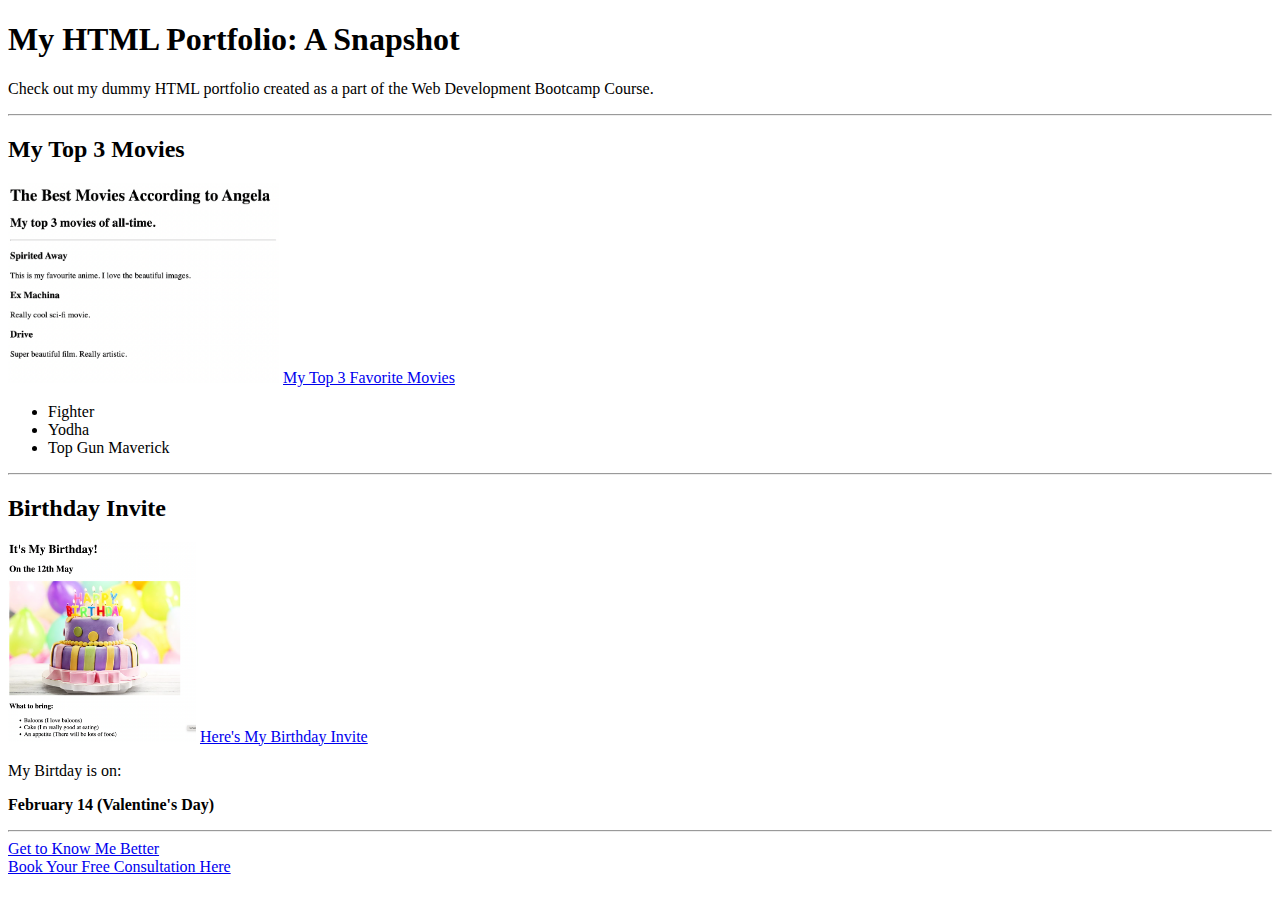
<file: index.html>
<!-- TODO 1: Create the HTML Boilerplate -->

<!-- TODO 2: Add Your previous projects' HTML into the public folder -->

<!-- TODO 3: Take screenshots of your project previews and add the images to the images folder -->

<!-- TODO 4: Add titles/subtitles etc. -->

<!-- TODO 5: Add a link to the project pages -->

<!-- TODO 6: Add images to show the project previews
HINT for TODO 6: You can use the height attribute set to 200 to make the image smaller:
https://developer.mozilla.org/en-US/docs/Web/HTML/Element/img#attr-height -->

<!-- TODO 7: Add the Contact Me and About Me page links -->



<!DOCTYPE html>
<html lang="en">
<head>
    <meta charset="UTF-8">
    <title>Manu Mathur Content Portfolio</title>
</head>
<body>

    <h1> My HTML Portfolio: A Snapshot</h1>

    <p> Check out my dummy HTML portfolio created as a part of the Web Development Bootcamp Course.</p>

<hr>

<h2> My Top 3 Movies</h2>
<img src="./assets/images/movie-ranking.png" height = "200px" alt = "Movie Ranking Image" >

<a href="./public/movie-ranking.html"> My Top 3 Favorite Movies </a>
    <ul>
        <li> Fighter</li>
        <li> Yodha</li>
        <li> Top Gun Maverick</li>
    </ul>

<hr>

<h2> Birthday Invite</h2>
    <img src="./assets/images/birthday-invite.png" height = "200px" alt = "Birthday Invite Image" >

    <a href="./public/birthday-invite.html"> Here's My Birthday Invite </a>
    <p> My Birtday is on:</p>
    <p> <b> February 14 (Valentine's Day) </b></p>

<hr>

<a href="./public/about.html"> Get to Know Me Better </a><br>
<a href="./public/contact.html"> Book Your Free Consultation Here</a>

</body>
</html>
</file>
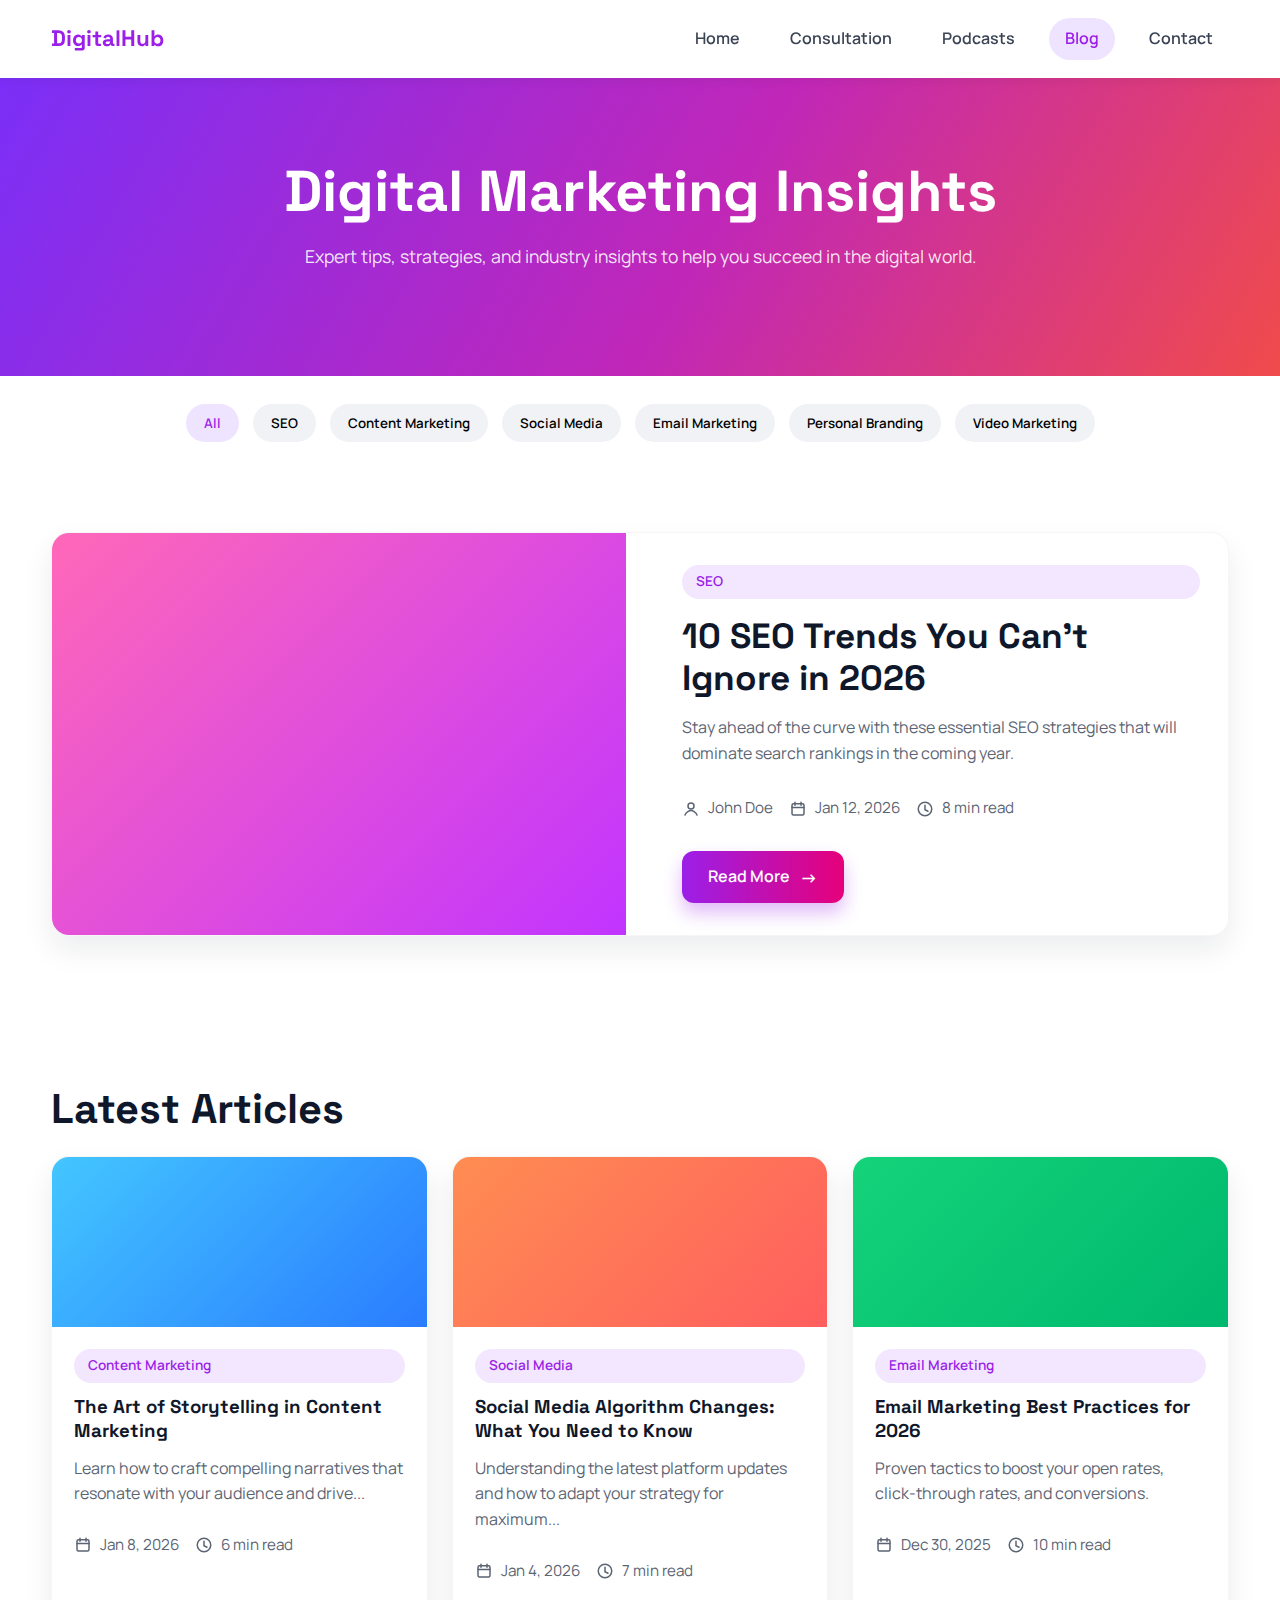
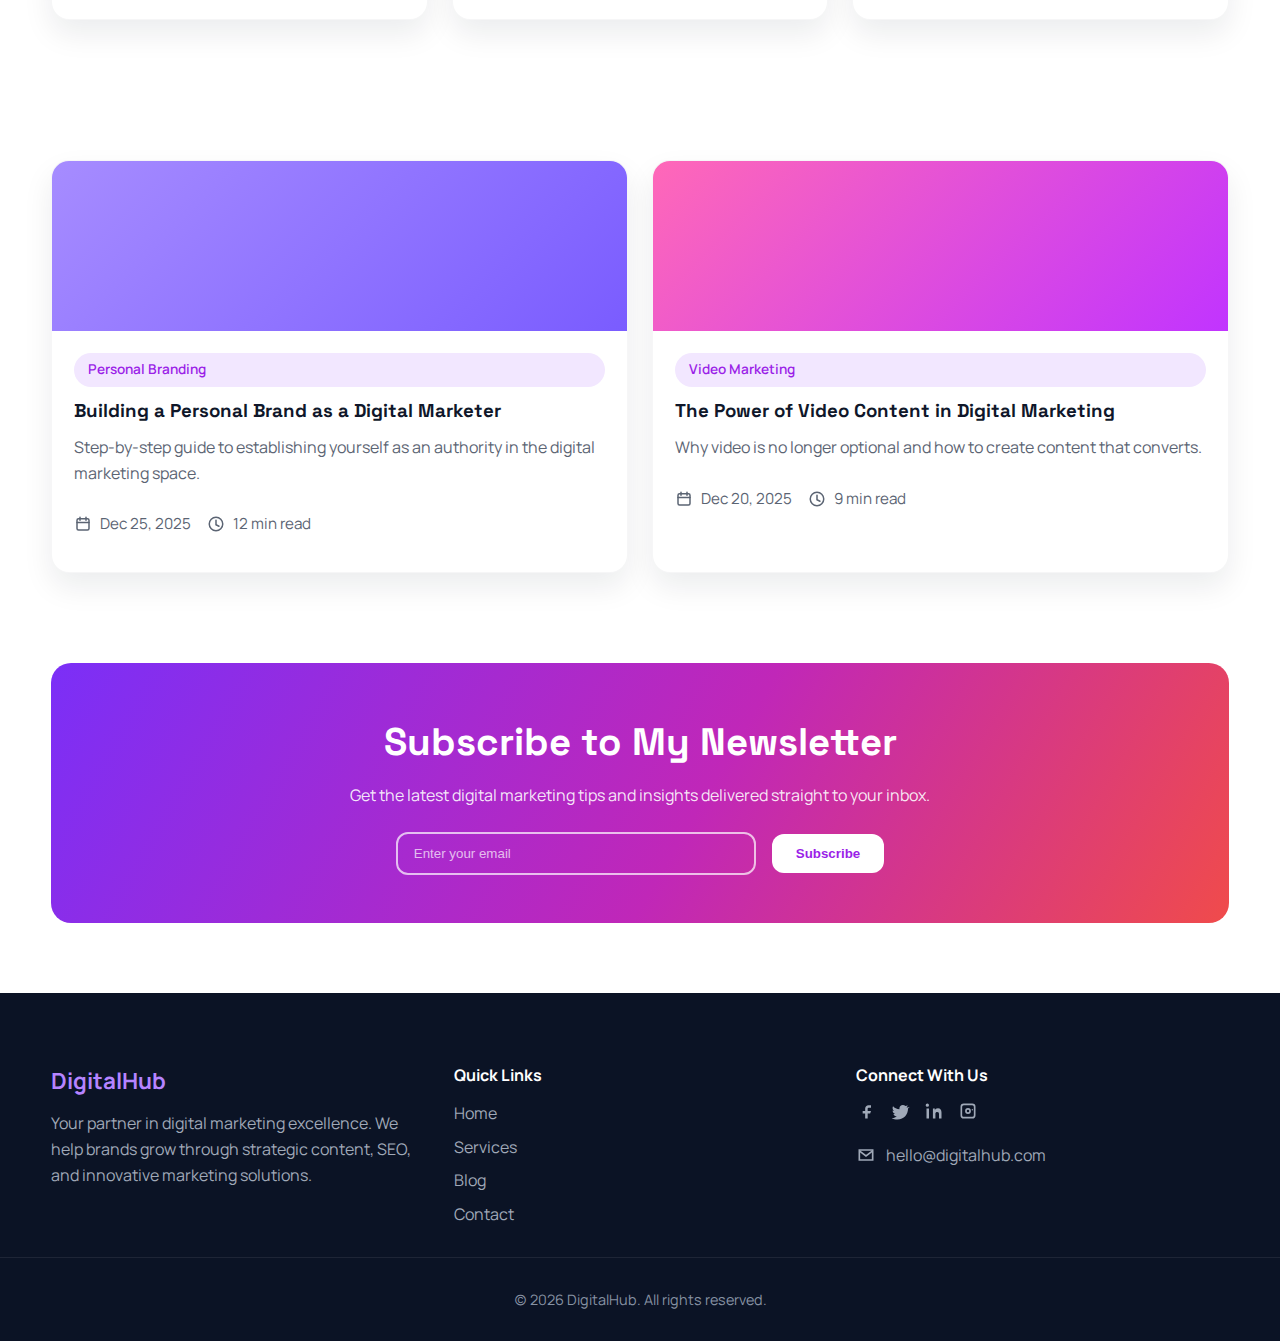
<file: blog.html>
<!doctype html>
<html lang="en">
<head>
  <meta charset="utf-8">
  <meta name="viewport" content="width=device-width,initial-scale=1">
  <title>Blog - DigitalHub</title>
  <link rel="preconnect" href="https://fonts.googleapis.com">
  <link rel="preconnect" href="https://fonts.gstatic.com" crossorigin>
  <link href="https://fonts.googleapis.com/css2?family=Manrope:wght@300;400;500;600;700&family=Space+Grotesk:wght@400;500;600;700&display=swap" rel="stylesheet">
  <link rel="stylesheet" href="assets/css/style.css">
</head>
<body>
  <header class="site-header">
    <div class="container header-inner">
      <a class="logo" href="index.html">DigitalHub</a>
      <nav class="main-nav" id="mainNav">
        <a href="index.html">Home</a>
        <a href="consultation.html">Consultation</a>
        <a href="podcast.html">Podcasts</a>
        <a class="active" href="blog.html">Blog</a>
        <a href="contact.html">Contact</a>
      </nav>
      <button class="mobile-toggle" id="mobileToggle" aria-label="Toggle menu">
        <span></span>
        <span></span>
        <span></span>
      </button>
    </div>
  </header>

  <main>
    <section class="hero hero-main blog-hero">
      <div class="container hero-inner">
        <div class="hero-text">
          <h1>Digital Marketing Insights</h1>
          <p>Expert tips, strategies, and industry insights to help you succeed in the digital world.</p>
        </div>
      </div>
    </section>

    <section class="section blog-filters">
      <div class="container">
        <div class="filter-row">
          <button class="pill active" type="button">All</button>
          <button class="pill" type="button">SEO</button>
          <button class="pill" type="button">Content Marketing</button>
          <button class="pill" type="button">Social Media</button>
          <button class="pill" type="button">Email Marketing</button>
          <button class="pill" type="button">Personal Branding</button>
          <button class="pill" type="button">Video Marketing</button>
        </div>
      </div>
    </section>

    <section class="section">
      <div class="container">
        <article class="featured-post card">
          <div class="featured-media grad-pink"></div>
          <div class="featured-content">
            <span class="tag">SEO</span>
            <h2>10 SEO Trends You Can't Ignore in 2026</h2>
            <p>Stay ahead of the curve with these essential SEO strategies that will dominate search rankings in the coming year.</p>
            <div class="meta-row">
              <span class="meta-item">
                <svg viewBox="0 0 24 24" aria-hidden="true"><circle cx="12" cy="8" r="4" fill="none" stroke="currentColor" stroke-width="2"/><path d="M4 20c1.5-4 6-6 8-6s6.5 2 8 6" fill="none" stroke="currentColor" stroke-width="2" stroke-linecap="round"/></svg>
                John Doe
              </span>
              <span class="meta-item">
                <svg viewBox="0 0 24 24" aria-hidden="true"><rect x="4" y="5" width="16" height="15" rx="2" fill="none" stroke="currentColor" stroke-width="2"/><path d="M8 3v4M16 3v4M4 10h16" fill="none" stroke="currentColor" stroke-width="2" stroke-linecap="round"/></svg>
                Jan 12, 2026
              </span>
              <span class="meta-item">
                <svg viewBox="0 0 24 24" aria-hidden="true"><circle cx="12" cy="12" r="9" fill="none" stroke="currentColor" stroke-width="2"/><path d="M12 7v6l4 2" fill="none" stroke="currentColor" stroke-width="2" stroke-linecap="round"/></svg>
                8 min read
              </span>
            </div>
            <a class="btn btn-read" href="#">
              Read More
              <span class="arrow">-&gt;</span>
            </a>
          </div>
        </article>
      </div>
    </section>

    <section class="section">
      <div class="container">
        <h2 class="section-title align-left">Latest Articles</h2>
        <div class="grid cards-3">
          <article class="card post-card">
            <div class="post-thumb grad-blue"></div>
            <div class="post-body">
              <span class="tag">Content Marketing</span>
              <h3>The Art of Storytelling in Content Marketing</h3>
              <p>Learn how to craft compelling narratives that resonate with your audience and drive...</p>
              <div class="meta-row">
                <span class="meta-item">
                  <svg viewBox="0 0 24 24" aria-hidden="true"><rect x="4" y="5" width="16" height="15" rx="2" fill="none" stroke="currentColor" stroke-width="2"/><path d="M8 3v4M16 3v4M4 10h16" fill="none" stroke="currentColor" stroke-width="2" stroke-linecap="round"/></svg>
                  Jan 8, 2026
                </span>
                <span class="meta-item">
                  <svg viewBox="0 0 24 24" aria-hidden="true"><circle cx="12" cy="12" r="9" fill="none" stroke="currentColor" stroke-width="2"/><path d="M12 7v6l4 2" fill="none" stroke="currentColor" stroke-width="2" stroke-linecap="round"/></svg>
                  6 min read
                </span>
              </div>
            </div>
          </article>
          <article class="card post-card">
            <div class="post-thumb grad-orange"></div>
            <div class="post-body">
              <span class="tag">Social Media</span>
              <h3>Social Media Algorithm Changes: What You Need to Know</h3>
              <p>Understanding the latest platform updates and how to adapt your strategy for maximum...</p>
              <div class="meta-row">
                <span class="meta-item">
                  <svg viewBox="0 0 24 24" aria-hidden="true"><rect x="4" y="5" width="16" height="15" rx="2" fill="none" stroke="currentColor" stroke-width="2"/><path d="M8 3v4M16 3v4M4 10h16" fill="none" stroke="currentColor" stroke-width="2" stroke-linecap="round"/></svg>
                  Jan 4, 2026
                </span>
                <span class="meta-item">
                  <svg viewBox="0 0 24 24" aria-hidden="true"><circle cx="12" cy="12" r="9" fill="none" stroke="currentColor" stroke-width="2"/><path d="M12 7v6l4 2" fill="none" stroke="currentColor" stroke-width="2" stroke-linecap="round"/></svg>
                  7 min read
                </span>
              </div>
            </div>
          </article>
          <article class="card post-card">
            <div class="post-thumb grad-green"></div>
            <div class="post-body">
              <span class="tag">Email Marketing</span>
              <h3>Email Marketing Best Practices for 2026</h3>
              <p>Proven tactics to boost your open rates, click-through rates, and conversions.</p>
              <div class="meta-row">
                <span class="meta-item">
                  <svg viewBox="0 0 24 24" aria-hidden="true"><rect x="4" y="5" width="16" height="15" rx="2" fill="none" stroke="currentColor" stroke-width="2"/><path d="M8 3v4M16 3v4M4 10h16" fill="none" stroke="currentColor" stroke-width="2" stroke-linecap="round"/></svg>
                  Dec 30, 2025
                </span>
                <span class="meta-item">
                  <svg viewBox="0 0 24 24" aria-hidden="true"><circle cx="12" cy="12" r="9" fill="none" stroke="currentColor" stroke-width="2"/><path d="M12 7v6l4 2" fill="none" stroke="currentColor" stroke-width="2" stroke-linecap="round"/></svg>
                  10 min read
                </span>
              </div>
            </div>
          </article>
        </div>
      </div>
    </section>

    <section class="section">
      <div class="container">
        <div class="grid cards-2">
          <article class="card post-card">
            <div class="post-thumb grad-purple"></div>
            <div class="post-body">
              <span class="tag">Personal Branding</span>
              <h3>Building a Personal Brand as a Digital Marketer</h3>
              <p>Step-by-step guide to establishing yourself as an authority in the digital marketing space.</p>
              <div class="meta-row">
                <span class="meta-item">
                  <svg viewBox="0 0 24 24" aria-hidden="true"><rect x="4" y="5" width="16" height="15" rx="2" fill="none" stroke="currentColor" stroke-width="2"/><path d="M8 3v4M16 3v4M4 10h16" fill="none" stroke="currentColor" stroke-width="2" stroke-linecap="round"/></svg>
                  Dec 25, 2025
                </span>
                <span class="meta-item">
                  <svg viewBox="0 0 24 24" aria-hidden="true"><circle cx="12" cy="12" r="9" fill="none" stroke="currentColor" stroke-width="2"/><path d="M12 7v6l4 2" fill="none" stroke="currentColor" stroke-width="2" stroke-linecap="round"/></svg>
                  12 min read
                </span>
              </div>
            </div>
          </article>
          <article class="card post-card">
            <div class="post-thumb grad-pink"></div>
            <div class="post-body">
              <span class="tag">Video Marketing</span>
              <h3>The Power of Video Content in Digital Marketing</h3>
              <p>Why video is no longer optional and how to create content that converts.</p>
              <div class="meta-row">
                <span class="meta-item">
                  <svg viewBox="0 0 24 24" aria-hidden="true"><rect x="4" y="5" width="16" height="15" rx="2" fill="none" stroke="currentColor" stroke-width="2"/><path d="M8 3v4M16 3v4M4 10h16" fill="none" stroke="currentColor" stroke-width="2" stroke-linecap="round"/></svg>
                  Dec 20, 2025
                </span>
                <span class="meta-item">
                  <svg viewBox="0 0 24 24" aria-hidden="true"><circle cx="12" cy="12" r="9" fill="none" stroke="currentColor" stroke-width="2"/><path d="M12 7v6l4 2" fill="none" stroke="currentColor" stroke-width="2" stroke-linecap="round"/></svg>
                  9 min read
                </span>
              </div>
            </div>
          </article>
        </div>
      </div>
    </section>

    <section class="section newsletter">
      <div class="container">
        <div class="newsletter-card">
          <h2>Subscribe to My Newsletter</h2>
          <p>Get the latest digital marketing tips and insights delivered straight to your inbox.</p>
          <form class="newsletter-form">
            <input type="email" placeholder="Enter your email" required>
            <button class="btn btn-light" type="submit">Subscribe</button>
          </form>
        </div>
      </div>
    </section>
  </main>

  <footer class="site-footer">
    <div class="container footer-grid">
      <div>
        <div class="footer-logo">DigitalHub</div>
        <p>Your partner in digital marketing excellence. We help brands grow through strategic content, SEO, and innovative marketing solutions.</p>
      </div>
      <div>
        <h4>Quick Links</h4>
        <ul>
          <li><a href="index.html">Home</a></li>
          <li><a href="consultation.html">Services</a></li>
          <li><a href="blog.html">Blog</a></li>
          <li><a href="contact.html">Contact</a></li>
        </ul>
      </div>
      <div>
        <h4>Connect With Us</h4>
        <div class="social-row">
          <a href="#" aria-label="Facebook">
            <svg viewBox="0 0 24 24" aria-hidden="true"><path d="M15 8h3V5h-3c-2.2 0-4 1.8-4 4v3H8v3h3v6h3v-6h3l1-3h-4V9c0-.6.4-1 1-1z" fill="currentColor"/></svg>
          </a>
          <a href="#" aria-label="Twitter">
            <svg viewBox="0 0 24 24" aria-hidden="true"><path d="M19.6 7.4c.9-.6 1.4-1.4 1.6-2.4-.8.5-1.7.9-2.7 1.1-.8-.8-1.9-1.3-3.1-1.3-2.3 0-4.1 1.8-4.1 4.1 0 .3 0 .7.1 1C8 9.8 5.4 8.5 3.7 6.4c-.4.6-.6 1.3-.6 2.1 0 1.4.7 2.7 1.8 3.4-.6 0-1.2-.2-1.8-.5v.1c0 2 1.4 3.6 3.2 4-.4.1-.8.2-1.3.2-.3 0-.6 0-.9-.1.6 1.7 2.2 2.9 4.1 2.9-1.5 1.1-3.3 1.8-5.3 1.8H2c2 1.2 4.4 2 6.9 2 8.2 0 12.7-6.8 12.7-12.7v-.6c.9-.6 1.5-1.3 2-2.1-.8.4-1.5.7-2.3.9z" fill="currentColor"/></svg>
          </a>
          <a href="#" aria-label="LinkedIn">
            <svg viewBox="0 0 24 24" aria-hidden="true"><path d="M4 3a2 2 0 1 1 0 4 2 2 0 0 1 0-4zm-1 6h3v12H3V9zm7 0h3v2c.4-1 1.7-2.2 3.7-2.2 3 0 4.3 2 4.3 5.1V21h-3v-5.3c0-1.5-.6-2.6-2.1-2.6-1.1 0-1.8.7-2.1 1.4-.1.3-.1.7-.1 1V21h-3V9z" fill="currentColor"/></svg>
          </a>
          <a href="#" aria-label="Instagram">
            <svg viewBox="0 0 24 24" aria-hidden="true"><path d="M7 3h10a4 4 0 0 1 4 4v10a4 4 0 0 1-4 4H7a4 4 0 0 1-4-4V7a4 4 0 0 1 4-4zm10 2H7a2 2 0 0 0-2 2v10c0 1.1.9 2 2 2h10a2 2 0 0 0 2-2V7a2 2 0 0 0-2-2zm-5 3.5a3.5 3.5 0 1 1 0 7 3.5 3.5 0 0 1 0-7zm0 2a1.5 1.5 0 1 0 0 3 1.5 1.5 0 0 0 0-3zm5.2-.8a.8.8 0 1 1 0 1.6.8.8 0 0 1 0-1.6z" fill="currentColor"/></svg>
          </a>
        </div>
        <div class="footer-email">
          <svg viewBox="0 0 24 24" aria-hidden="true"><path d="M4 6h16v12H4z" fill="none" stroke="currentColor" stroke-width="2"/><path d="M4 7l8 6 8-6" fill="none" stroke="currentColor" stroke-width="2"/></svg>
          <span>hello@digitalhub.com</span>
        </div>
      </div>
    </div>
    <div class="footer-bottom">(c) 2026 DigitalHub. All rights reserved.</div>
  </footer>

  <script src="assets/js/main.js"></script>
</body>
</html>
</file>
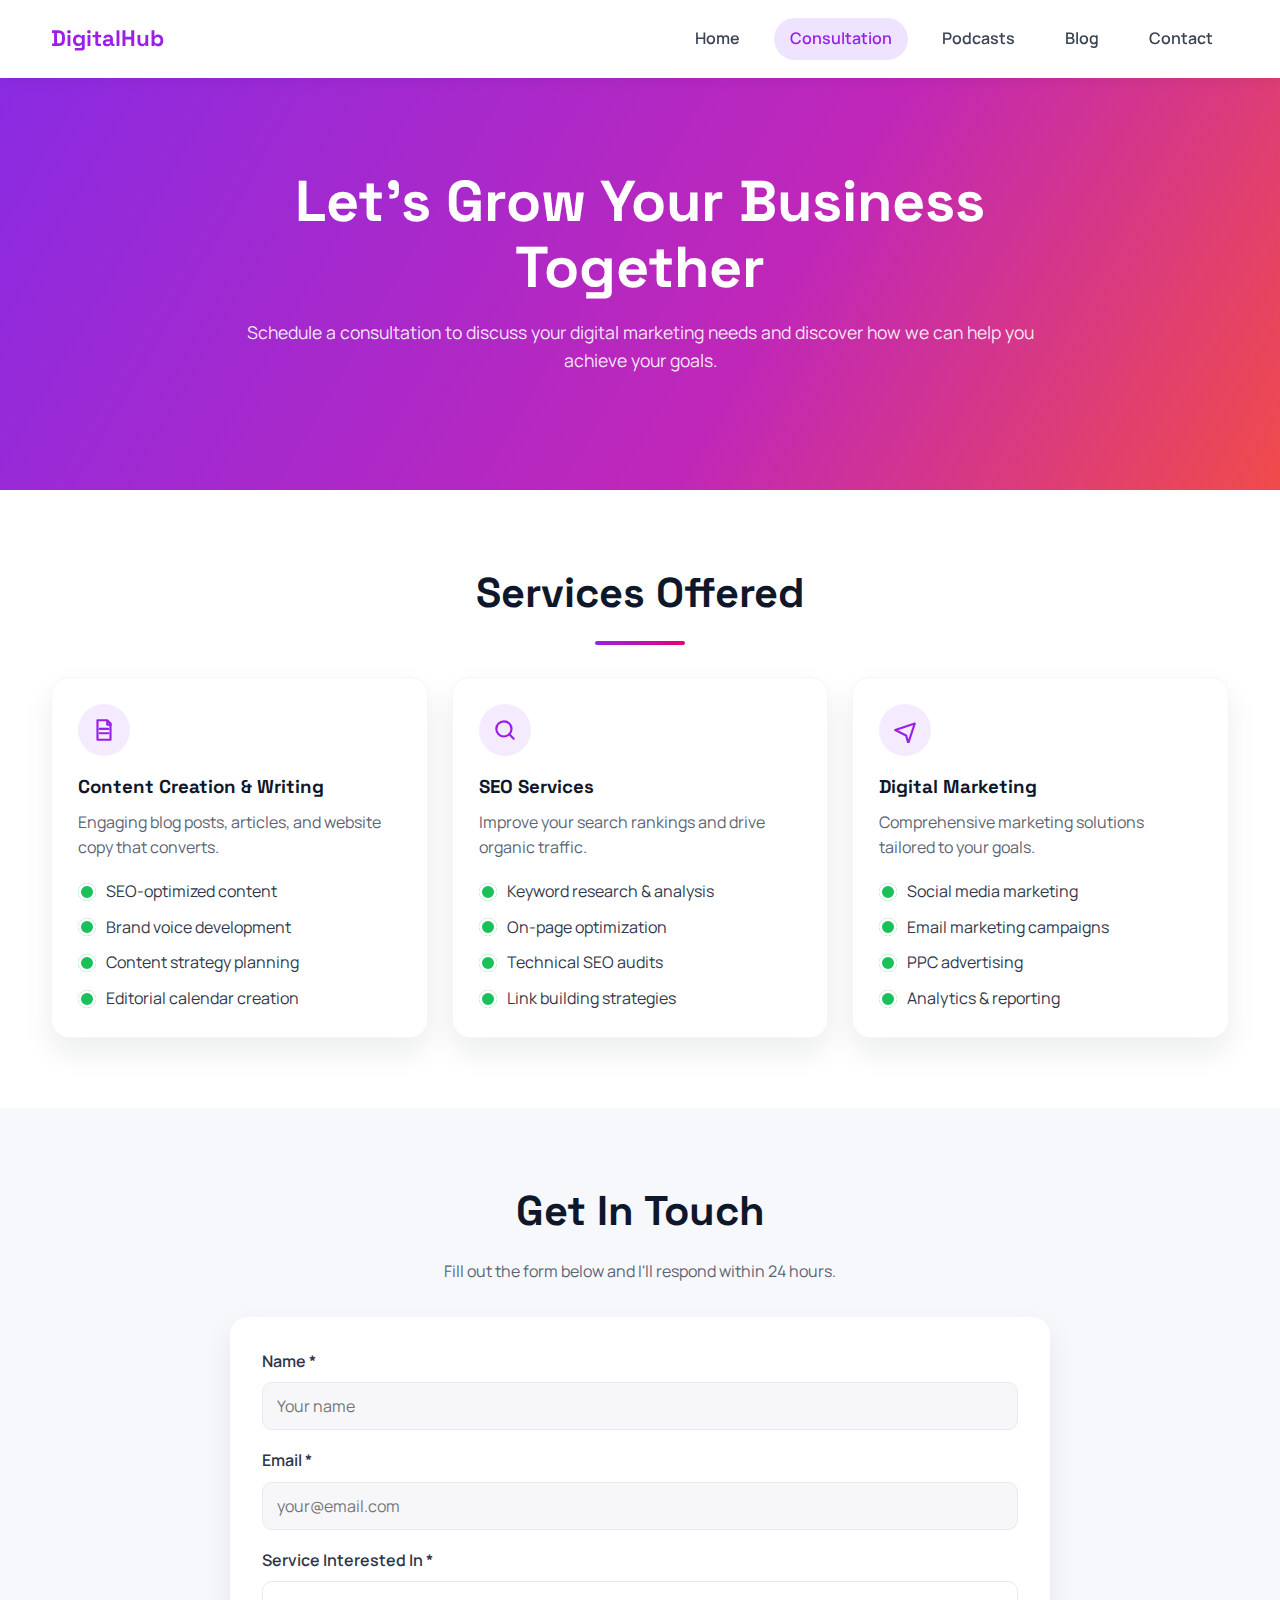
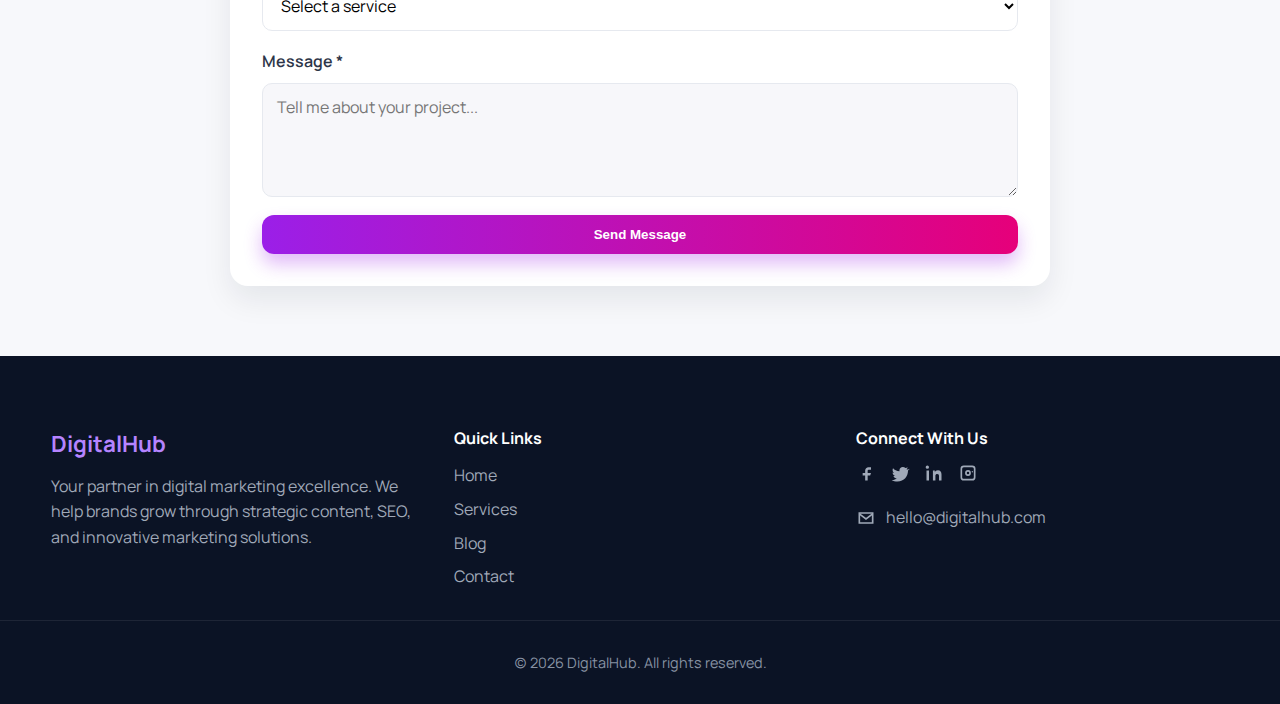
<file: consultation.html>
<!doctype html>
<html lang="en">
<head>
  <meta charset="utf-8">
  <meta name="viewport" content="width=device-width,initial-scale=1">
  <title>Consultation - DigitalHub</title>
  <link rel="preconnect" href="https://fonts.googleapis.com">
  <link rel="preconnect" href="https://fonts.gstatic.com" crossorigin>
  <link href="https://fonts.googleapis.com/css2?family=Manrope:wght@300;400;500;600;700&family=Space+Grotesk:wght@400;500;600;700&display=swap" rel="stylesheet">
  <link rel="stylesheet" href="assets/css/style.css">
</head>
<body>
  <header class="site-header">
    <div class="container header-inner">
      <a class="logo" href="index.html">DigitalHub</a>
      <nav class="main-nav" id="mainNav">
        <a href="index.html">Home</a>
        <a class="active" href="consultation.html">Consultation</a>
        <a href="podcast.html">Podcasts</a>
        <a href="blog.html">Blog</a>
        <a href="contact.html">Contact</a>
      </nav>
      <button class="mobile-toggle" id="mobileToggle" aria-label="Toggle menu">
        <span></span>
        <span></span>
        <span></span>
      </button>
    </div>
  </header>

  <main>
    <section class="hero hero-secondary">
      <div class="container hero-inner">
        <div class="hero-text">
          <h1>Let's Grow Your Business Together</h1>
          <p>Schedule a consultation to discuss your digital marketing needs and discover how we can help you achieve your goals.</p>
        </div>
      </div>
    </section>

    <section class="section">
      <div class="container">
        <h2 class="section-title">Services Offered</h2>
        <div class="section-underline"></div>
        <div class="grid cards-3">
          <article class="card service-detail">
            <div class="icon-circle">
              <svg viewBox="0 0 24 24" aria-hidden="true">
                <path d="M6 3h9l3 3v15H6z" fill="none" stroke="currentColor" stroke-width="2" stroke-linejoin="round"/>
                <path d="M15 3v4h4" fill="none" stroke="currentColor" stroke-width="2" stroke-linejoin="round"/>
                <path d="M8 11h8M8 15h8" fill="none" stroke="currentColor" stroke-width="2" stroke-linecap="round"/>
              </svg>
            </div>
            <h3>Content Creation &amp; Writing</h3>
            <p>Engaging blog posts, articles, and website copy that converts.</p>
            <ul class="checklist">
              <li>SEO-optimized content</li>
              <li>Brand voice development</li>
              <li>Content strategy planning</li>
              <li>Editorial calendar creation</li>
            </ul>
          </article>
          <article class="card service-detail">
            <div class="icon-circle">
              <svg viewBox="0 0 24 24" aria-hidden="true">
                <circle cx="11" cy="11" r="7" fill="none" stroke="currentColor" stroke-width="2"/>
                <path d="M16 16l4 4" fill="none" stroke="currentColor" stroke-width="2" stroke-linecap="round"/>
              </svg>
            </div>
            <h3>SEO Services</h3>
            <p>Improve your search rankings and drive organic traffic.</p>
            <ul class="checklist">
              <li>Keyword research &amp; analysis</li>
              <li>On-page optimization</li>
              <li>Technical SEO audits</li>
              <li>Link building strategies</li>
            </ul>
          </article>
          <article class="card service-detail">
            <div class="icon-circle">
              <svg viewBox="0 0 24 24" aria-hidden="true">
                <path d="M3 12l18-6-6 18-2-7z" fill="none" stroke="currentColor" stroke-width="2" stroke-linejoin="round"/>
              </svg>
            </div>
            <h3>Digital Marketing</h3>
            <p>Comprehensive marketing solutions tailored to your goals.</p>
            <ul class="checklist">
              <li>Social media marketing</li>
              <li>Email marketing campaigns</li>
              <li>PPC advertising</li>
              <li>Analytics &amp; reporting</li>
            </ul>
          </article>
        </div>
      </div>
    </section>

    <section class="section form-section">
      <div class="container narrow">
        <h2 class="section-title">Get In Touch</h2>
        <p class="section-subtitle">Fill out the form below and I'll respond within 24 hours.</p>
        <form class="form-card">
          <label>
            Name *
            <input type="text" name="name" placeholder="Your name" required>
          </label>
          <label>
            Email *
            <input type="email" name="email" placeholder="your@email.com" required>
          </label>
          <label>
            Service Interested In *
            <select name="service" required>
              <option value="" selected>Select a service</option>
              <option>Content Creation &amp; Writing</option>
              <option>SEO Services</option>
              <option>Digital Marketing</option>
            </select>
          </label>
          <label>
            Message *
            <textarea name="message" rows="4" placeholder="Tell me about your project..." required></textarea>
          </label>
          <button class="btn full" type="submit">Send Message</button>
        </form>
      </div>
    </section>
  </main>

  <footer class="site-footer">
    <div class="container footer-grid">
      <div>
        <div class="footer-logo">DigitalHub</div>
        <p>Your partner in digital marketing excellence. We help brands grow through strategic content, SEO, and innovative marketing solutions.</p>
      </div>
      <div>
        <h4>Quick Links</h4>
        <ul>
          <li><a href="index.html">Home</a></li>
          <li><a href="consultation.html">Services</a></li>
          <li><a href="blog.html">Blog</a></li>
          <li><a href="contact.html">Contact</a></li>
        </ul>
      </div>
      <div>
        <h4>Connect With Us</h4>
        <div class="social-row">
          <a href="#" aria-label="Facebook">
            <svg viewBox="0 0 24 24" aria-hidden="true"><path d="M15 8h3V5h-3c-2.2 0-4 1.8-4 4v3H8v3h3v6h3v-6h3l1-3h-4V9c0-.6.4-1 1-1z" fill="currentColor"/></svg>
          </a>
          <a href="#" aria-label="Twitter">
            <svg viewBox="0 0 24 24" aria-hidden="true"><path d="M19.6 7.4c.9-.6 1.4-1.4 1.6-2.4-.8.5-1.7.9-2.7 1.1-.8-.8-1.9-1.3-3.1-1.3-2.3 0-4.1 1.8-4.1 4.1 0 .3 0 .7.1 1C8 9.8 5.4 8.5 3.7 6.4c-.4.6-.6 1.3-.6 2.1 0 1.4.7 2.7 1.8 3.4-.6 0-1.2-.2-1.8-.5v.1c0 2 1.4 3.6 3.2 4-.4.1-.8.2-1.3.2-.3 0-.6 0-.9-.1.6 1.7 2.2 2.9 4.1 2.9-1.5 1.1-3.3 1.8-5.3 1.8H2c2 1.2 4.4 2 6.9 2 8.2 0 12.7-6.8 12.7-12.7v-.6c.9-.6 1.5-1.3 2-2.1-.8.4-1.5.7-2.3.9z" fill="currentColor"/></svg>
          </a>
          <a href="#" aria-label="LinkedIn">
            <svg viewBox="0 0 24 24" aria-hidden="true"><path d="M4 3a2 2 0 1 1 0 4 2 2 0 0 1 0-4zm-1 6h3v12H3V9zm7 0h3v2c.4-1 1.7-2.2 3.7-2.2 3 0 4.3 2 4.3 5.1V21h-3v-5.3c0-1.5-.6-2.6-2.1-2.6-1.1 0-1.8.7-2.1 1.4-.1.3-.1.7-.1 1V21h-3V9z" fill="currentColor"/></svg>
          </a>
          <a href="#" aria-label="Instagram">
            <svg viewBox="0 0 24 24" aria-hidden="true"><path d="M7 3h10a4 4 0 0 1 4 4v10a4 4 0 0 1-4 4H7a4 4 0 0 1-4-4V7a4 4 0 0 1 4-4zm10 2H7a2 2 0 0 0-2 2v10c0 1.1.9 2 2 2h10a2 2 0 0 0 2-2V7a2 2 0 0 0-2-2zm-5 3.5a3.5 3.5 0 1 1 0 7 3.5 3.5 0 0 1 0-7zm0 2a1.5 1.5 0 1 0 0 3 1.5 1.5 0 0 0 0-3zm5.2-.8a.8.8 0 1 1 0 1.6.8.8 0 0 1 0-1.6z" fill="currentColor"/></svg>
          </a>
        </div>
        <div class="footer-email">
          <svg viewBox="0 0 24 24" aria-hidden="true"><path d="M4 6h16v12H4z" fill="none" stroke="currentColor" stroke-width="2"/><path d="M4 7l8 6 8-6" fill="none" stroke="currentColor" stroke-width="2"/></svg>
          <span>hello@digitalhub.com</span>
        </div>
      </div>
    </div>
    <div class="footer-bottom">(c) 2026 DigitalHub. All rights reserved.</div>
  </footer>

  <script src="assets/js/main.js"></script>
</body>
</html>
</file>
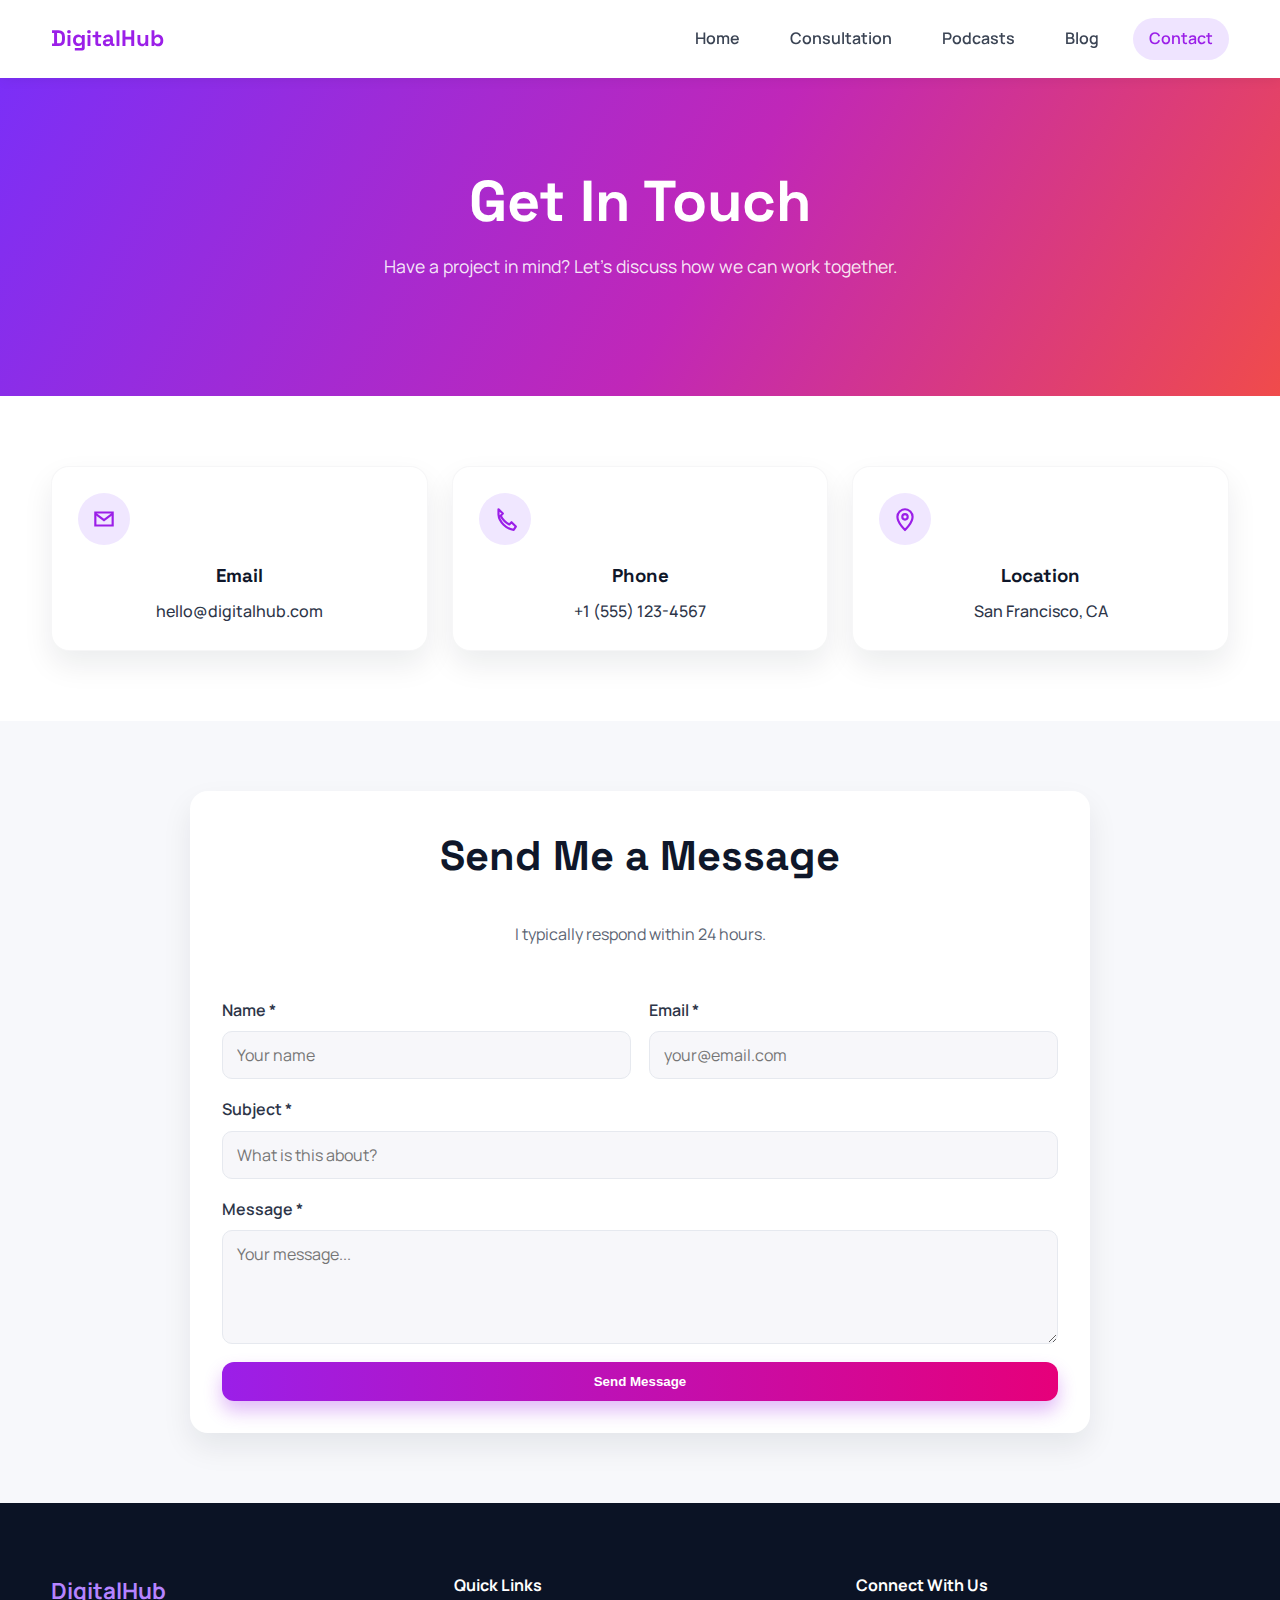
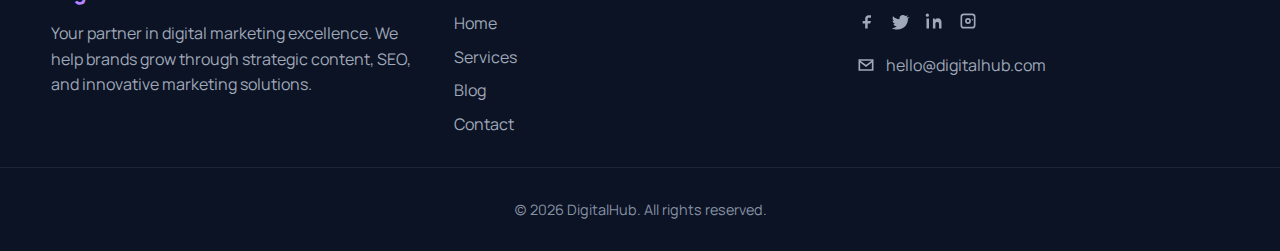
<file: contact.html>
<!doctype html>
<html lang="en">
<head>
  <meta charset="utf-8">
  <meta name="viewport" content="width=device-width,initial-scale=1">
  <title>Contact - DigitalHub</title>
  <link rel="preconnect" href="https://fonts.googleapis.com">
  <link rel="preconnect" href="https://fonts.gstatic.com" crossorigin>
  <link href="https://fonts.googleapis.com/css2?family=Manrope:wght@300;400;500;600;700&family=Space+Grotesk:wght@400;500;600;700&display=swap" rel="stylesheet">
  <link rel="stylesheet" href="assets/css/style.css">
</head>
<body>
  <header class="site-header">
    <div class="container header-inner">
      <a class="logo" href="index.html">DigitalHub</a>
      <nav class="main-nav" id="mainNav">
        <a href="index.html">Home</a>
        <a href="consultation.html">Consultation</a>
        <a href="podcast.html">Podcasts</a>
        <a href="blog.html">Blog</a>
        <a class="active" href="contact.html">Contact</a>
      </nav>
      <button class="mobile-toggle" id="mobileToggle" aria-label="Toggle menu">
        <span></span>
        <span></span>
        <span></span>
      </button>
    </div>
  </header>

  <main>
    <section class="hero hero-main">
      <div class="container hero-inner">
        <div class="hero-text">
          <h1>Get In Touch</h1>
          <p>Have a project in mind? Let's discuss how we can work together.</p>
        </div>
      </div>
    </section>

    <section class="section">
      <div class="container">
        <div class="grid cards-3">
          <article class="card contact-card">
            <div class="icon-circle light">
              <svg viewBox="0 0 24 24" aria-hidden="true">
                <path d="M4 6h16v12H4z" fill="none" stroke="currentColor" stroke-width="2"/>
                <path d="M4 7l8 6 8-6" fill="none" stroke="currentColor" stroke-width="2"/>
              </svg>
            </div>
            <h3>Email</h3>
            <p>hello@digitalhub.com</p>
          </article>
          <article class="card contact-card">
            <div class="icon-circle light">
              <svg viewBox="0 0 24 24" aria-hidden="true">
                <path d="M6 3l4 4-2 2c1.8 3.5 4.6 6.3 8 8l2-2 4 4-2 3c-6.5-.4-13.6-7.5-14-14z" fill="none" stroke="currentColor" stroke-width="2" stroke-linejoin="round"/>
              </svg>
            </div>
            <h3>Phone</h3>
            <p>+1 (555) 123-4567</p>
          </article>
          <article class="card contact-card">
            <div class="icon-circle light">
              <svg viewBox="0 0 24 24" aria-hidden="true">
                <path d="M12 22s7-6.2 7-12a7 7 0 1 0-14 0c0 5.8 7 12 7 12z" fill="none" stroke="currentColor" stroke-width="2"/>
                <circle cx="12" cy="10" r="2.5" fill="none" stroke="currentColor" stroke-width="2"/>
              </svg>
            </div>
            <h3>Location</h3>
            <p>San Francisco, CA</p>
          </article>
        </div>
      </div>
    </section>

    <section class="section form-section">
      <div class="container">
        <div class="form-card wide">
          <h2 class="section-title">Send Me a Message</h2>
          <p class="section-subtitle">I typically respond within 24 hours.</p>
          <form class="form-split">
            <label>
              Name *
              <input type="text" name="name" placeholder="Your name" required>
            </label>
            <label>
              Email *
              <input type="email" name="email" placeholder="your@email.com" required>
            </label>
            <label class="full">
              Subject *
              <input type="text" name="subject" placeholder="What is this about?" required>
            </label>
            <label class="full">
              Message *
              <textarea name="message" rows="4" placeholder="Your message..." required></textarea>
            </label>
            <button class="btn full" type="submit">Send Message</button>
          </form>
        </div>
      </div>
    </section>
  </main>

  <footer class="site-footer">
    <div class="container footer-grid">
      <div>
        <div class="footer-logo">DigitalHub</div>
        <p>Your partner in digital marketing excellence. We help brands grow through strategic content, SEO, and innovative marketing solutions.</p>
      </div>
      <div>
        <h4>Quick Links</h4>
        <ul>
          <li><a href="index.html">Home</a></li>
          <li><a href="consultation.html">Services</a></li>
          <li><a href="blog.html">Blog</a></li>
          <li><a href="contact.html">Contact</a></li>
        </ul>
      </div>
      <div>
        <h4>Connect With Us</h4>
        <div class="social-row">
          <a href="#" aria-label="Facebook">
            <svg viewBox="0 0 24 24" aria-hidden="true"><path d="M15 8h3V5h-3c-2.2 0-4 1.8-4 4v3H8v3h3v6h3v-6h3l1-3h-4V9c0-.6.4-1 1-1z" fill="currentColor"/></svg>
          </a>
          <a href="#" aria-label="Twitter">
            <svg viewBox="0 0 24 24" aria-hidden="true"><path d="M19.6 7.4c.9-.6 1.4-1.4 1.6-2.4-.8.5-1.7.9-2.7 1.1-.8-.8-1.9-1.3-3.1-1.3-2.3 0-4.1 1.8-4.1 4.1 0 .3 0 .7.1 1C8 9.8 5.4 8.5 3.7 6.4c-.4.6-.6 1.3-.6 2.1 0 1.4.7 2.7 1.8 3.4-.6 0-1.2-.2-1.8-.5v.1c0 2 1.4 3.6 3.2 4-.4.1-.8.2-1.3.2-.3 0-.6 0-.9-.1.6 1.7 2.2 2.9 4.1 2.9-1.5 1.1-3.3 1.8-5.3 1.8H2c2 1.2 4.4 2 6.9 2 8.2 0 12.7-6.8 12.7-12.7v-.6c.9-.6 1.5-1.3 2-2.1-.8.4-1.5.7-2.3.9z" fill="currentColor"/></svg>
          </a>
          <a href="#" aria-label="LinkedIn">
            <svg viewBox="0 0 24 24" aria-hidden="true"><path d="M4 3a2 2 0 1 1 0 4 2 2 0 0 1 0-4zm-1 6h3v12H3V9zm7 0h3v2c.4-1 1.7-2.2 3.7-2.2 3 0 4.3 2 4.3 5.1V21h-3v-5.3c0-1.5-.6-2.6-2.1-2.6-1.1 0-1.8.7-2.1 1.4-.1.3-.1.7-.1 1V21h-3V9z" fill="currentColor"/></svg>
          </a>
          <a href="#" aria-label="Instagram">
            <svg viewBox="0 0 24 24" aria-hidden="true"><path d="M7 3h10a4 4 0 0 1 4 4v10a4 4 0 0 1-4 4H7a4 4 0 0 1-4-4V7a4 4 0 0 1 4-4zm10 2H7a2 2 0 0 0-2 2v10c0 1.1.9 2 2 2h10a2 2 0 0 0 2-2V7a2 2 0 0 0-2-2zm-5 3.5a3.5 3.5 0 1 1 0 7 3.5 3.5 0 0 1 0-7zm0 2a1.5 1.5 0 1 0 0 3 1.5 1.5 0 0 0 0-3zm5.2-.8a.8.8 0 1 1 0 1.6.8.8 0 0 1 0-1.6z" fill="currentColor"/></svg>
          </a>
        </div>
        <div class="footer-email">
          <svg viewBox="0 0 24 24" aria-hidden="true"><path d="M4 6h16v12H4z" fill="none" stroke="currentColor" stroke-width="2"/><path d="M4 7l8 6 8-6" fill="none" stroke="currentColor" stroke-width="2"/></svg>
          <span>hello@digitalhub.com</span>
        </div>
      </div>
    </div>
    <div class="footer-bottom">(c) 2026 DigitalHub. All rights reserved.</div>
  </footer>

  <script src="assets/js/main.js"></script>
</body>
</html>
</file>
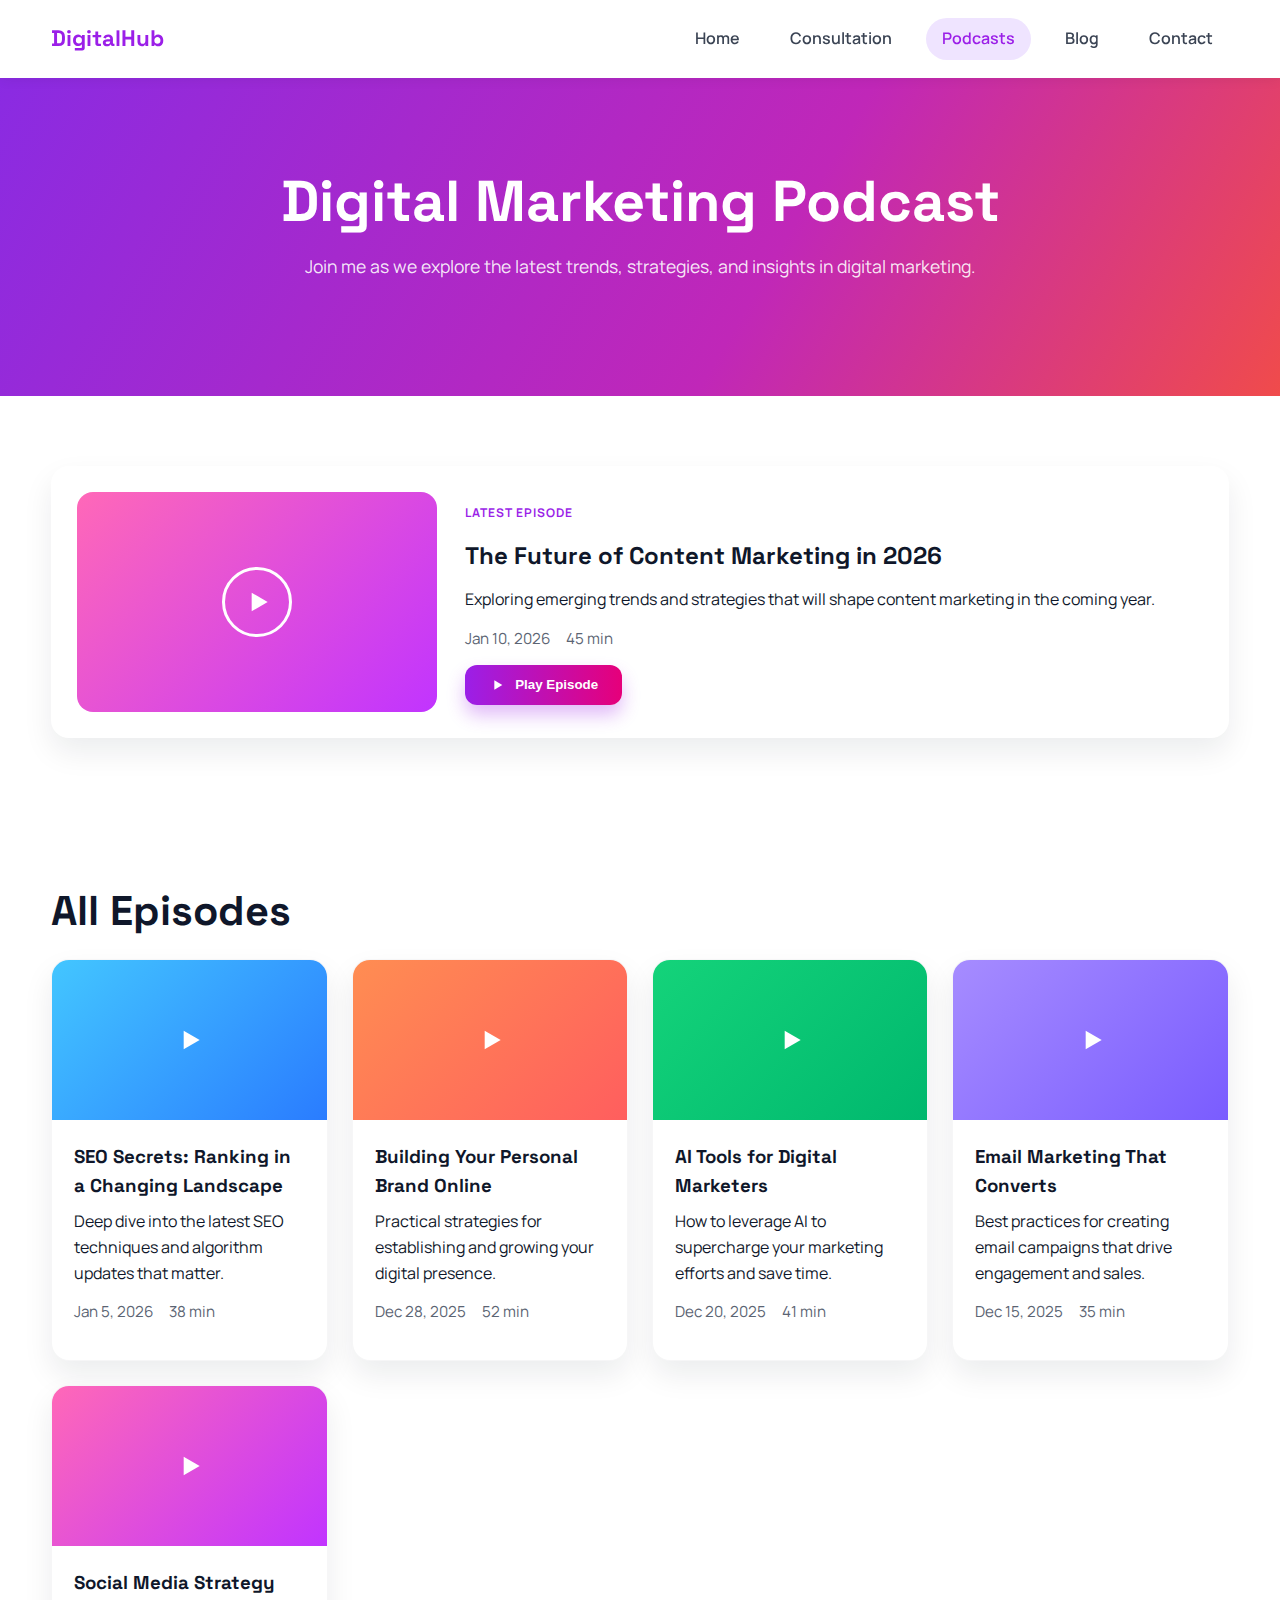
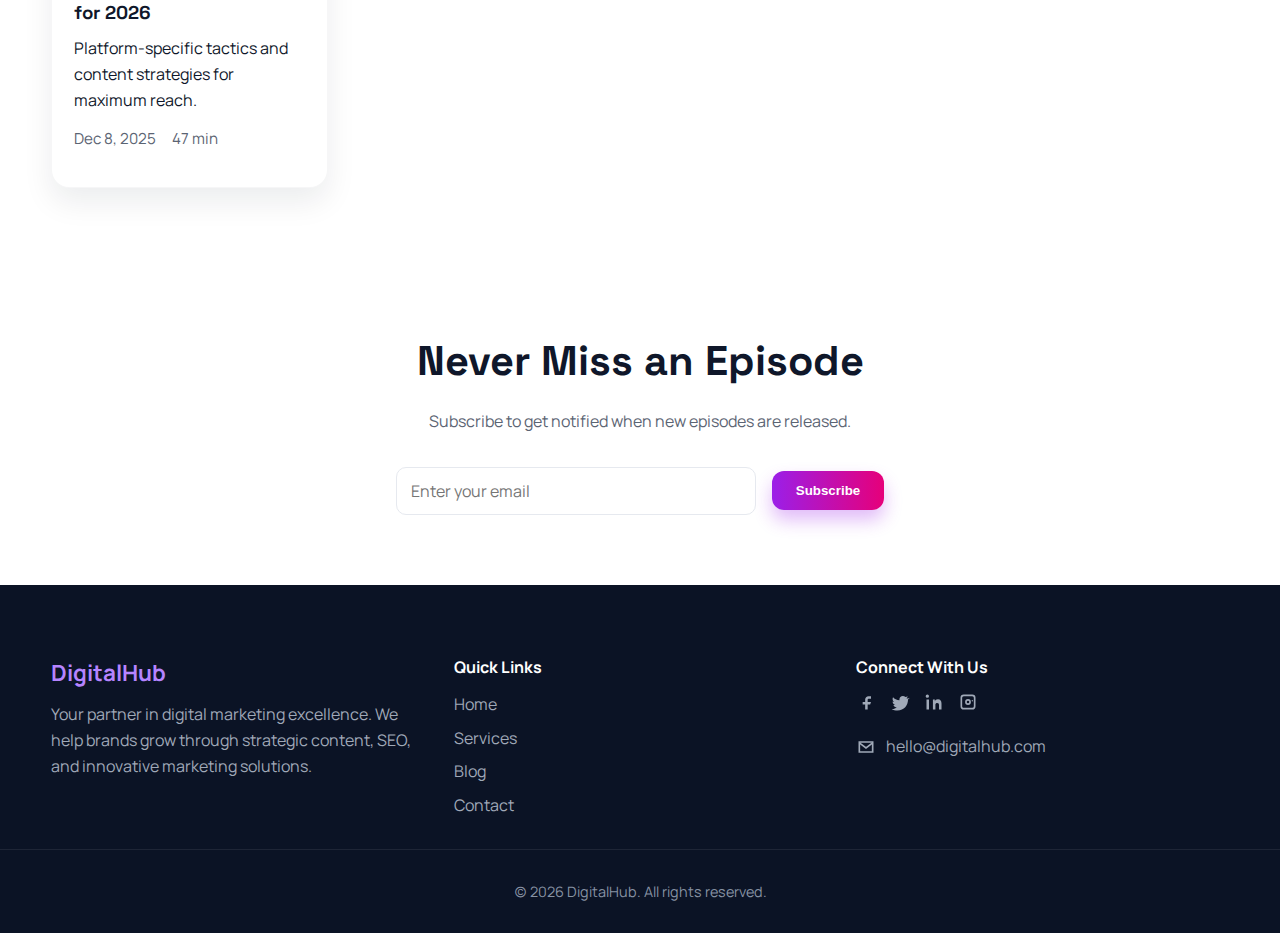
<file: podcast.html>
<!doctype html>
<html lang="en">
<head>
  <meta charset="utf-8">
  <meta name="viewport" content="width=device-width,initial-scale=1">
  <title>Podcasts - DigitalHub</title>
  <link rel="preconnect" href="https://fonts.googleapis.com">
  <link rel="preconnect" href="https://fonts.gstatic.com" crossorigin>
  <link href="https://fonts.googleapis.com/css2?family=Manrope:wght@300;400;500;600;700&family=Space+Grotesk:wght@400;500;600;700&display=swap" rel="stylesheet">
  <link rel="stylesheet" href="assets/css/style.css">
</head>
<body>
  <header class="site-header">
    <div class="container header-inner">
      <a class="logo" href="index.html">DigitalHub</a>
      <nav class="main-nav" id="mainNav">
        <a href="index.html">Home</a>
        <a href="consultation.html">Consultation</a>
        <a class="active" href="podcast.html">Podcasts</a>
        <a href="blog.html">Blog</a>
        <a href="contact.html">Contact</a>
      </nav>
      <button class="mobile-toggle" id="mobileToggle" aria-label="Toggle menu">
        <span></span>
        <span></span>
        <span></span>
      </button>
    </div>
  </header>

  <main>
    <section class="hero hero-secondary">
      <div class="container hero-inner">
        <div class="hero-text">
          <h1>Digital Marketing Podcast</h1>
          <p>Join me as we explore the latest trends, strategies, and insights in digital marketing.</p>
        </div>
      </div>
    </section>

    <section class="section">
      <div class="container">
        <div class="latest-episode">
          <div class="episode-media grad-pink">
            <div class="play-icon">
              <svg viewBox="0 0 24 24" aria-hidden="true">
                <polygon points="8,5 20,12 8,19" fill="currentColor"/>
              </svg>
            </div>
          </div>
          <div class="episode-info">
            <span class="eyebrow">Latest Episode</span>
            <h2>The Future of Content Marketing in 2026</h2>
            <p>Exploring emerging trends and strategies that will shape content marketing in the coming year.</p>
            <div class="meta-row">
              <span>Jan 10, 2026</span>
              <span>45 min</span>
            </div>
            <button class="btn">
              <span class="btn-icon">
                <svg viewBox="0 0 24 24" aria-hidden="true">
                  <polygon points="8,5 20,12 8,19" fill="currentColor"/>
                </svg>
              </span>
              Play Episode
            </button>
          </div>
        </div>
      </div>
    </section>

    <section class="section">
      <div class="container">
        <h2 class="section-title align-left">All Episodes</h2>
        <div class="grid cards-3">
          <article class="card episode-card">
            <div class="episode-thumb grad-blue">
              <svg viewBox="0 0 24 24" aria-hidden="true">
                <polygon points="8,5 20,12 8,19" fill="currentColor"/>
              </svg>
            </div>
            <div class="episode-body">
              <h3>SEO Secrets: Ranking in a Changing Landscape</h3>
              <p>Deep dive into the latest SEO techniques and algorithm updates that matter.</p>
              <div class="meta-row">
                <span>Jan 5, 2026</span>
                <span>38 min</span>
              </div>
            </div>
          </article>
          <article class="card episode-card">
            <div class="episode-thumb grad-orange">
              <svg viewBox="0 0 24 24" aria-hidden="true">
                <polygon points="8,5 20,12 8,19" fill="currentColor"/>
              </svg>
            </div>
            <div class="episode-body">
              <h3>Building Your Personal Brand Online</h3>
              <p>Practical strategies for establishing and growing your digital presence.</p>
              <div class="meta-row">
                <span>Dec 28, 2025</span>
                <span>52 min</span>
              </div>
            </div>
          </article>
          <article class="card episode-card">
            <div class="episode-thumb grad-green">
              <svg viewBox="0 0 24 24" aria-hidden="true">
                <polygon points="8,5 20,12 8,19" fill="currentColor"/>
              </svg>
            </div>
            <div class="episode-body">
              <h3>AI Tools for Digital Marketers</h3>
              <p>How to leverage AI to supercharge your marketing efforts and save time.</p>
              <div class="meta-row">
                <span>Dec 20, 2025</span>
                <span>41 min</span>
              </div>
            </div>
          </article>
          <article class="card episode-card">
            <div class="episode-thumb grad-purple">
              <svg viewBox="0 0 24 24" aria-hidden="true">
                <polygon points="8,5 20,12 8,19" fill="currentColor"/>
              </svg>
            </div>
            <div class="episode-body">
              <h3>Email Marketing That Converts</h3>
              <p>Best practices for creating email campaigns that drive engagement and sales.</p>
              <div class="meta-row">
                <span>Dec 15, 2025</span>
                <span>35 min</span>
              </div>
            </div>
          </article>
          <article class="card episode-card">
            <div class="episode-thumb grad-pink">
              <svg viewBox="0 0 24 24" aria-hidden="true">
                <polygon points="8,5 20,12 8,19" fill="currentColor"/>
              </svg>
            </div>
            <div class="episode-body">
              <h3>Social Media Strategy for 2026</h3>
              <p>Platform-specific tactics and content strategies for maximum reach.</p>
              <div class="meta-row">
                <span>Dec 8, 2025</span>
                <span>47 min</span>
              </div>
            </div>
          </article>
        </div>
      </div>
    </section>

    <section class="section subscribe">
      <div class="container narrow">
        <h2 class="section-title">Never Miss an Episode</h2>
        <p class="section-subtitle">Subscribe to get notified when new episodes are released.</p>
        <form class="subscribe-form">
          <input type="email" placeholder="Enter your email" required>
          <button class="btn" type="submit">Subscribe</button>
        </form>
      </div>
    </section>
  </main>

  <footer class="site-footer">
    <div class="container footer-grid">
      <div>
        <div class="footer-logo">DigitalHub</div>
        <p>Your partner in digital marketing excellence. We help brands grow through strategic content, SEO, and innovative marketing solutions.</p>
      </div>
      <div>
        <h4>Quick Links</h4>
        <ul>
          <li><a href="index.html">Home</a></li>
          <li><a href="consultation.html">Services</a></li>
          <li><a href="blog.html">Blog</a></li>
          <li><a href="contact.html">Contact</a></li>
        </ul>
      </div>
      <div>
        <h4>Connect With Us</h4>
        <div class="social-row">
          <a href="#" aria-label="Facebook">
            <svg viewBox="0 0 24 24" aria-hidden="true"><path d="M15 8h3V5h-3c-2.2 0-4 1.8-4 4v3H8v3h3v6h3v-6h3l1-3h-4V9c0-.6.4-1 1-1z" fill="currentColor"/></svg>
          </a>
          <a href="#" aria-label="Twitter">
            <svg viewBox="0 0 24 24" aria-hidden="true"><path d="M19.6 7.4c.9-.6 1.4-1.4 1.6-2.4-.8.5-1.7.9-2.7 1.1-.8-.8-1.9-1.3-3.1-1.3-2.3 0-4.1 1.8-4.1 4.1 0 .3 0 .7.1 1C8 9.8 5.4 8.5 3.7 6.4c-.4.6-.6 1.3-.6 2.1 0 1.4.7 2.7 1.8 3.4-.6 0-1.2-.2-1.8-.5v.1c0 2 1.4 3.6 3.2 4-.4.1-.8.2-1.3.2-.3 0-.6 0-.9-.1.6 1.7 2.2 2.9 4.1 2.9-1.5 1.1-3.3 1.8-5.3 1.8H2c2 1.2 4.4 2 6.9 2 8.2 0 12.7-6.8 12.7-12.7v-.6c.9-.6 1.5-1.3 2-2.1-.8.4-1.5.7-2.3.9z" fill="currentColor"/></svg>
          </a>
          <a href="#" aria-label="LinkedIn">
            <svg viewBox="0 0 24 24" aria-hidden="true"><path d="M4 3a2 2 0 1 1 0 4 2 2 0 0 1 0-4zm-1 6h3v12H3V9zm7 0h3v2c.4-1 1.7-2.2 3.7-2.2 3 0 4.3 2 4.3 5.1V21h-3v-5.3c0-1.5-.6-2.6-2.1-2.6-1.1 0-1.8.7-2.1 1.4-.1.3-.1.7-.1 1V21h-3V9z" fill="currentColor"/></svg>
          </a>
          <a href="#" aria-label="Instagram">
            <svg viewBox="0 0 24 24" aria-hidden="true"><path d="M7 3h10a4 4 0 0 1 4 4v10a4 4 0 0 1-4 4H7a4 4 0 0 1-4-4V7a4 4 0 0 1 4-4zm10 2H7a2 2 0 0 0-2 2v10c0 1.1.9 2 2 2h10a2 2 0 0 0 2-2V7a2 2 0 0 0-2-2zm-5 3.5a3.5 3.5 0 1 1 0 7 3.5 3.5 0 0 1 0-7zm0 2a1.5 1.5 0 1 0 0 3 1.5 1.5 0 0 0 0-3zm5.2-.8a.8.8 0 1 1 0 1.6.8.8 0 0 1 0-1.6z" fill="currentColor"/></svg>
          </a>
        </div>
        <div class="footer-email">
          <svg viewBox="0 0 24 24" aria-hidden="true"><path d="M4 6h16v12H4z" fill="none" stroke="currentColor" stroke-width="2"/><path d="M4 7l8 6 8-6" fill="none" stroke="currentColor" stroke-width="2"/></svg>
          <span>hello@digitalhub.com</span>
        </div>
      </div>
    </div>
    <div class="footer-bottom">(c) 2026 DigitalHub. All rights reserved.</div>
  </footer>

  <script src="assets/js/main.js"></script>
</body>
</html>
</file>
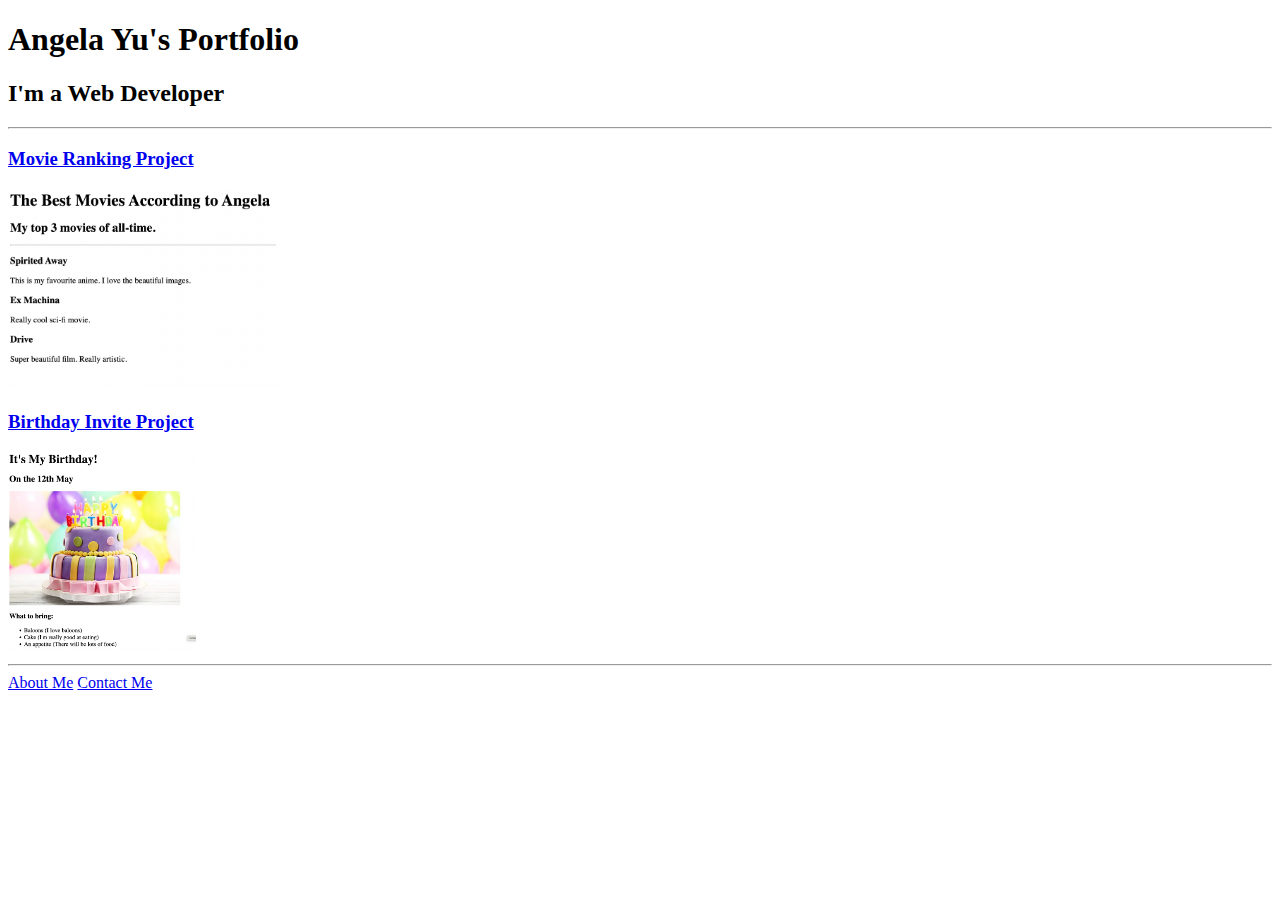
<file: solution.html>
<!DOCTYPE html>
<html lang="en">

<head>
  <meta charset="UTF-8">
  <title>Angela's Portfolio</title>
</head>

<body>
  <h1>Angela Yu's Portfolio</h1>
  <h2>I'm a Web Developer</h2>
  <hr />
  <h3><a href="./public/movie-ranking.html">Movie Ranking Project</a></h3>
  <img src="./assets/images/movie-ranking.png" height="200" alt="movie ranking project preview"/>
  <h3><a href="./public/birthday-invite.html">Birthday Invite Project</a></h3>
  <img src="./assets/images/birthday-invite.png" height="200" alt="birthday invite project preview"/>
  <hr />
  <a href="./public/about.html">About Me</a>
  <a href="./public/contact.html">Contact Me</a>
</body>

</html>
</file>
<file: assets/css/style.css>
:root {
  --bg: #ffffff;
  --text: #0f172a;
  --muted: #5b6473;
  --accent: #9b1fe8;
  --accent-2: #e6007a;
  --accent-3: #f14c4c;
  --card: #ffffff;
  --border: #e6e9ef;
  --shadow: 0 14px 30px rgba(15, 23, 42, 0.08);
  --radius: 18px;
  --nav-bg: #ffffff;
  --footer-bg: #0b1325;
  --footer-text: #a0a9b8;
}

* {
  box-sizing: border-box;
  margin: 0;
  padding: 0;
}

body {
  font-family: "Manrope", sans-serif;
  color: var(--text);
  background: var(--bg);
  line-height: 1.6;
}

img {
  max-width: 100%;
  display: block;
}

a {
  color: inherit;
  text-decoration: none;
}

ul {
  list-style: none;
}

.container {
  width: min(1180px, 92vw);
  margin: 0 auto;
}

.narrow {
  width: min(820px, 92vw);
}

.section {
  padding: 70px 0;
}

.section-title {
  font-family: "Space Grotesk", sans-serif;
  font-size: clamp(1.9rem, 1.2rem + 2vw, 2.6rem);
  text-align: center;
  margin-bottom: 14px;
}

.section-underline {
  width: 90px;
  height: 4px;
  background: linear-gradient(90deg, var(--accent), var(--accent-2));
  margin: 0 auto 32px;
  border-radius: 999px;
}

.section-subtitle {
  text-align: center;
  color: var(--muted);
  margin-bottom: 32px;
}

.align-left {
  text-align: left;
}

.site-header {
  background: var(--nav-bg);
  position: sticky;
  top: 0;
  z-index: 10;
  box-shadow: 0 2px 12px rgba(15, 23, 42, 0.06);
}

.header-inner {
  display: flex;
  align-items: center;
  justify-content: space-between;
  padding: 18px 0;
  gap: 24px;
}

.logo {
  font-family: "Space Grotesk", sans-serif;
  font-weight: 700;
  font-size: 1.4rem;
  color: var(--accent);
}

.main-nav {
  display: flex;
  align-items: center;
  gap: 18px;
}

.main-nav a {
  font-weight: 600;
  color: #3b4454;
  padding: 8px 16px;
  border-radius: 999px;
}

.main-nav a.active {
  background: #efe4ff;
  color: var(--accent);
}

.mobile-toggle {
  display: none;
  border: none;
  background: transparent;
  width: 40px;
  height: 32px;
  gap: 6px;
  flex-direction: column;
  justify-content: center;
}

.mobile-toggle span {
  height: 3px;
  background: var(--text);
  border-radius: 999px;
  width: 100%;
}

.hero {
  color: #ffffff;
  padding: 90px 0;
  background: linear-gradient(120deg, #7b2ff7, #c92a9f 55%, #f04343);
}

.hero-secondary {
  background: linear-gradient(120deg, #8a2be2, #c027b8 60%, #f04b4b);
}

.hero-main {
  background: linear-gradient(120deg, #7b2ff7, #c027b8 55%, #f04b4b);
}

.hero-inner {
  display: flex;
  align-items: center;
  justify-content: center;
  text-align: center;
}

.hero-text {
  max-width: 820px;
}

.hero h1 {
  font-family: "Space Grotesk", sans-serif;
  font-size: clamp(2.4rem, 1.5rem + 3vw, 3.6rem);
  line-height: 1.15;
  margin-bottom: 18px;
}

.hero p {
  font-size: 1.1rem;
  color: rgba(255, 255, 255, 0.9);
  margin-bottom: 26px;
}

.hero-cta {
  display: flex;
  gap: 16px;
  justify-content: center;
  flex-wrap: wrap;
}

.btn {
  background: linear-gradient(90deg, var(--accent), var(--accent-2));
  color: #fff;
  border: none;
  border-radius: 12px;
  padding: 12px 24px;
  font-weight: 600;
  display: inline-flex;
  align-items: center;
  gap: 10px;
  box-shadow: 0 10px 18px rgba(155, 31, 232, 0.3);
  cursor: pointer;
}

.btn-outline {
  background: transparent;
  border: 2px solid #fff;
  box-shadow: none;
}

.btn-muted {
  background: #f2f3f7;
  color: #2d3548;
  box-shadow: none;
}

.btn-light {
  background: #fff;
  color: var(--accent);
  box-shadow: none;
}

.btn.full {
  width: 100%;
  justify-content: center;
}

.btn-icon {
  font-size: 0.9rem;
}

.btn-icon svg {
  width: 16px;
  height: 16px;
  display: block;
}

.grid {
  display: grid;
  gap: 24px;
}

.cards-4 {
  grid-template-columns: repeat(auto-fit, minmax(220px, 1fr));
}

.cards-3 {
  grid-template-columns: repeat(auto-fit, minmax(240px, 1fr));
}

.cards-2 {
  grid-template-columns: repeat(auto-fit, minmax(280px, 1fr));
}

.card {
  background: var(--card);
  border-radius: var(--radius);
  padding: 26px;
  box-shadow: var(--shadow);
  border: 1px solid rgba(15, 23, 42, 0.04);
}

.blog-hero {
  padding: 80px 0;
}

.blog-filters {
  padding-top: 28px;
  padding-bottom: 20px;
}

.filter-row {
  display: flex;
  flex-wrap: wrap;
  gap: 14px;
  justify-content: center;
}

.pill {
  border: none;
  background: #f0f2f6;
  padding: 10px 18px;
  border-radius: 999px;
  font-weight: 600;
  font-family: inherit;
  cursor: pointer;
}

.pill.active {
  background: #efe4ff;
  color: var(--accent);
}

.featured-post {
  display: grid;
  grid-template-columns: minmax(240px, 1fr) minmax(320px, 1fr);
  gap: 28px;
  padding: 0;
  overflow: hidden;
}

.featured-media {
  min-height: 260px;
}

.featured-content {
  padding: 32px 28px;
  display: grid;
  gap: 16px;
}

.tag {
  display: inline-flex;
  align-items: center;
  padding: 6px 14px;
  border-radius: 999px;
  background: #f2e7ff;
  color: var(--accent);
  font-weight: 600;
  font-size: 0.85rem;
}

.featured-content h2 {
  font-family: "Space Grotesk", sans-serif;
  font-size: clamp(1.6rem, 1.1rem + 1.6vw, 2.2rem);
  line-height: 1.2;
}

.featured-content p {
  color: var(--muted);
}

.meta-item {
  display: inline-flex;
  align-items: center;
  gap: 8px;
}

.meta-item svg {
  width: 18px;
  height: 18px;
}

.btn-read {
  width: fit-content;
  padding: 12px 26px;
}

.btn-read .arrow {
  font-size: 1.1rem;
}

.post-card {
  padding: 0;
  overflow: hidden;
}

.post-thumb {
  height: 170px;
}

.post-body {
  padding: 22px;
  display: grid;
  gap: 12px;
}

.post-body h3 {
  font-family: "Space Grotesk", sans-serif;
  line-height: 1.3;
}

.post-body p {
  color: var(--muted);
}

.newsletter {
  padding-top: 20px;
}

.newsletter-card {
  background: linear-gradient(120deg, #7b2ff7, #c027b8 55%, #f04b4b);
  color: #fff;
  border-radius: 20px;
  padding: 48px;
  text-align: center;
}

.newsletter-card h2 {
  font-family: "Space Grotesk", sans-serif;
  font-size: clamp(1.8rem, 1.2rem + 2vw, 2.4rem);
  margin-bottom: 10px;
}

.newsletter-card p {
  color: rgba(255, 255, 255, 0.9);
  margin-bottom: 24px;
}

.newsletter-form {
  display: flex;
  align-items: center;
  justify-content: center;
  gap: 16px;
  flex-wrap: wrap;
}

.newsletter-form input {
  width: min(360px, 80vw);
  border-radius: 12px;
  padding: 12px 16px;
  border: 2px solid rgba(255, 255, 255, 0.7);
  background: transparent;
  color: #fff;
}

.newsletter-form input::placeholder {
  color: rgba(255, 255, 255, 0.7);
}

.icon-circle {
  width: 52px;
  height: 52px;
  border-radius: 50%;
  background: #f4ebff;
  display: grid;
  place-items: center;
  color: var(--accent);
  margin-bottom: 16px;
}

.icon-circle.light {
  background: #f0e7ff;
}

.icon-circle svg {
  width: 26px;
  height: 26px;
}

.stats-grid {
  display: grid;
  grid-template-columns: repeat(auto-fit, minmax(160px, 1fr));
  gap: 24px;
  padding-top: 40px;
}

.stat-card {
  text-align: center;
}

.stat-card h3 {
  color: var(--accent);
  font-size: 2rem;
  font-family: "Space Grotesk", sans-serif;
}

.stat-card p {
  color: var(--muted);
}

.service-card h3,
.service-detail h3,
.contact-card h3,
.episode-card h3,
.testimonial-card strong {
  font-family: "Space Grotesk", sans-serif;
  margin-bottom: 8px;
}

.service-card p,
.service-detail p,
.contact-card p,
.testimonial-card p {
  color: var(--muted);
}

.checklist {
  margin-top: 18px;
  display: grid;
  gap: 10px;
}

.checklist li {
  display: flex;
  align-items: center;
  gap: 10px;
  color: #30384a;
}

.checklist li::before {
  content: "";
  width: 18px;
  height: 18px;
  border-radius: 50%;
  background: #19c15a;
  display: inline-block;
  box-shadow: inset 0 0 0 3px #fff;
}

.testimonial-card {
  display: flex;
  flex-direction: column;
  gap: 18px;
}

.quote-icon {
  font-size: 3rem;
  color: #687187;
  line-height: 1;
}

.testimonial-user {
  display: flex;
  align-items: center;
  gap: 14px;
}

.testimonial-user span {
  color: var(--muted);
  display: block;
  font-size: 0.95rem;
}

.avatar {
  width: 48px;
  height: 48px;
  border-radius: 50%;
}

.grad-blue {
  background: linear-gradient(135deg, #43c6ff, #2a7cff);
}

.grad-green {
  background: linear-gradient(135deg, #14d37a, #00b86e);
}

.grad-pink {
  background: linear-gradient(135deg, #ff68b8, #c134ff);
}

.grad-orange {
  background: linear-gradient(135deg, #ff8d52, #ff5e5e);
}

.grad-purple {
  background: linear-gradient(135deg, #a68cff, #7a5cff);
}

.cta-gradient {
  text-align: center;
  color: #fff;
  background: linear-gradient(120deg, #8a2be2, #c027b8 60%, #f04b4b);
}

.cta-gradient h2 {
  font-family: "Space Grotesk", sans-serif;
  font-size: clamp(2rem, 1.5rem + 2vw, 2.8rem);
  margin-bottom: 12px;
}

.cta-gradient p {
  color: rgba(255, 255, 255, 0.9);
  margin-bottom: 26px;
}

.connect {
  text-align: center;
}

.connect p {
  color: var(--muted);
  margin-bottom: 24px;
}

.form-section {
  background: #f7f8fb;
}

.form-card {
  background: #fff;
  padding: 32px;
  border-radius: var(--radius);
  box-shadow: var(--shadow);
  display: grid;
  gap: 18px;
}

.form-card.wide {
  width: min(900px, 100%);
  margin: 0 auto;
}

.form-card label {
  font-weight: 600;
  color: #2d3548;
  display: grid;
  gap: 8px;
}

.form-card input,
.form-card textarea,
.form-card select,
.subscribe-form input {
  border: 1px solid var(--border);
  padding: 12px 14px;
  border-radius: 10px;
  font-family: inherit;
  font-size: 1rem;
  background: #f7f7fa;
}

.form-card select {
  background: #fff;
}

.form-split {
  display: grid;
  gap: 18px;
  grid-template-columns: repeat(2, minmax(0, 1fr));
}

.form-split .full {
  grid-column: 1 / -1;
}

.contact-card {
  text-align: center;
}

.contact-card p {
  font-weight: 500;
  color: #2d3548;
}

.latest-episode {
  display: grid;
  grid-template-columns: minmax(220px, 360px) 1fr;
  gap: 28px;
  background: #fff;
  padding: 26px;
  border-radius: var(--radius);
  box-shadow: var(--shadow);
  align-items: center;
}

.episode-media {
  height: 220px;
  border-radius: 16px;
  display: grid;
  place-items: center;
  color: #fff;
  font-size: 3rem;
}

.play-icon {
  width: 70px;
  height: 70px;
  border-radius: 50%;
  border: 3px solid #fff;
  display: grid;
  place-items: center;
  color: #fff;
}

.play-icon svg {
  width: 32px;
  height: 32px;
}

.episode-info h2 {
  font-family: "Space Grotesk", sans-serif;
  margin: 12px 0;
}

.eyebrow {
  font-weight: 700;
  text-transform: uppercase;
  font-size: 0.75rem;
  color: var(--accent);
  letter-spacing: 0.08em;
}

.meta-row {
  display: flex;
  gap: 16px;
  color: var(--muted);
  font-size: 0.95rem;
  margin: 14px 0;
}

.episode-card {
  padding: 0;
  overflow: hidden;
}

.episode-thumb {
  height: 160px;
  display: grid;
  place-items: center;
  color: #fff;
}

.episode-thumb svg {
  width: 32px;
  height: 32px;
}

.episode-body {
  padding: 22px;
}

.subscribe {
  text-align: center;
}

.subscribe-form {
  margin-top: 22px;
  display: flex;
  align-items: center;
  justify-content: center;
  gap: 16px;
}

.subscribe-form input {
  width: min(360px, 80vw);
  background: #fff;
}

.site-footer {
  background: var(--footer-bg);
  color: var(--footer-text);
  padding: 70px 0 30px;
}

.footer-grid {
  display: grid;
  grid-template-columns: repeat(auto-fit, minmax(220px, 1fr));
  gap: 30px;
}

.footer-logo {
  color: #b584ff;
  font-weight: 700;
  font-size: 1.4rem;
  margin-bottom: 12px;
}

.site-footer h4 {
  color: #fff;
  margin-bottom: 12px;
}

.site-footer ul {
  display: grid;
  gap: 8px;
}

.site-footer a {
  color: var(--footer-text);
}

.social-row {
  display: flex;
  gap: 14px;
  margin-bottom: 14px;
}

.social-row svg {
  width: 20px;
  height: 20px;
  color: var(--footer-text);
}

.footer-email {
  display: flex;
  align-items: center;
  gap: 10px;
}

.footer-email svg {
  width: 20px;
  height: 20px;
}

.footer-bottom {
  text-align: center;
  padding-top: 30px;
  margin-top: 30px;
  border-top: 1px solid rgba(255, 255, 255, 0.08);
  color: #8792a3;
  font-size: 0.9rem;
}

@media (max-width: 900px) {
  .latest-episode {
    grid-template-columns: 1fr;
  }

  .form-split {
    grid-template-columns: 1fr;
  }

  .featured-post {
    grid-template-columns: 1fr;
  }
}

@media (max-width: 820px) {
  .main-nav {
    position: absolute;
    right: 4vw;
    top: 72px;
    background: #fff;
    flex-direction: column;
    padding: 18px;
    border-radius: 16px;
    box-shadow: var(--shadow);
    display: none;
  }

  .main-nav.open {
    display: flex;
  }

  .mobile-toggle {
    display: inline-flex;
  }

  .hero-cta {
    flex-direction: column;
  }

  .subscribe-form {
    flex-direction: column;
  }

  .newsletter-card {
    padding: 36px 24px;
  }
}

@media (max-width: 560px) {
  .section {
    padding: 55px 0;
  }

  .header-inner {
    padding: 14px 0;
  }
}
</file>
